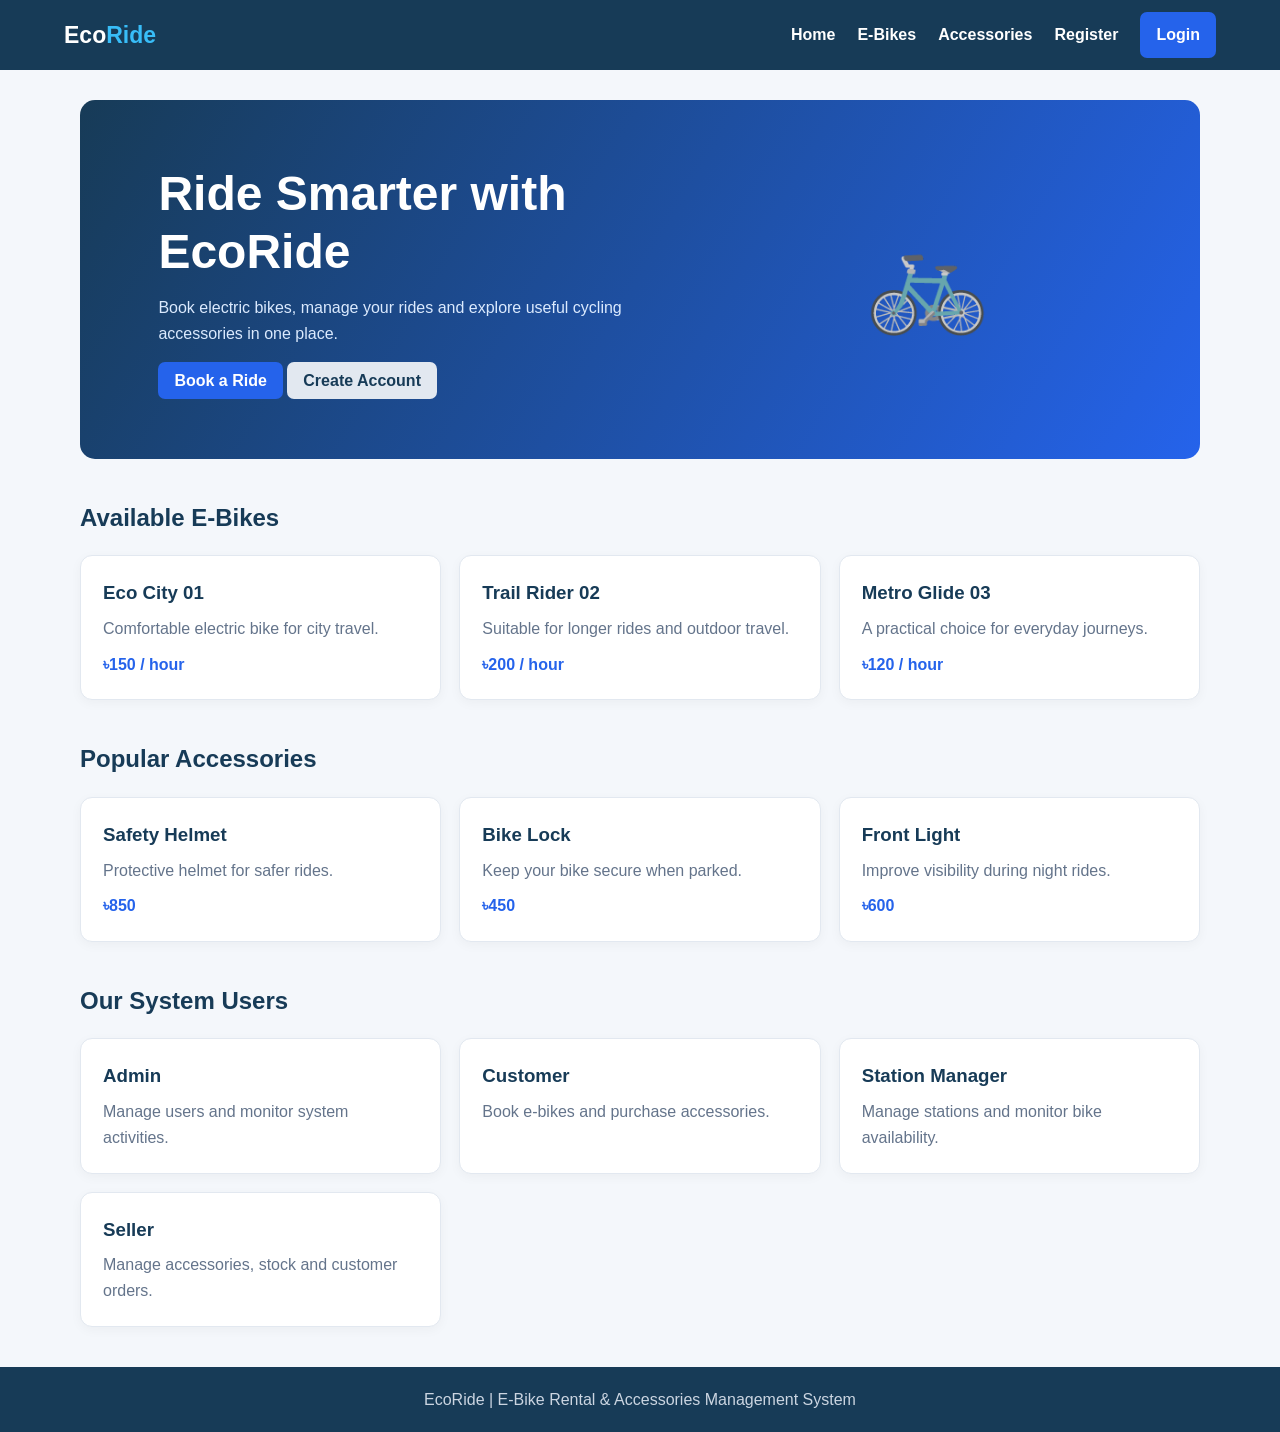
<file: index.html>
<!DOCTYPE html>
<html lang="en">
<head>
    <meta charset="UTF-8">
    <meta name="viewport" content="width=device-width, initial-scale=1.0">
    <title>E-Bike Rental & Accessories Management System</title>
    <link rel="stylesheet" href="css/style.css">
</head>
<body>

<header class="site-header">
    <a href="index.html" class="logo">Eco<span>Ride</span></a>

    <nav class="nav-links">
        <a href="index.html">Home</a>
        <a href="#bikes">E-Bikes</a>
        <a href="#accessories">Accessories</a>
        <a href="register.html">Register</a>
        <a href="login.html" class="btn">Login</a>
    </nav>
</header>

<main class="container">

    <section class="hero">
        <div>
            <h1>Ride Smarter with EcoRide</h1>

            <p>
                Book electric bikes, manage your rides and
                explore useful cycling accessories in one place.
            </p>

            <a href="login.html" class="btn">Book a Ride</a>
            <a href="register.html" class="btn btn-secondary">
                Create Account
            </a>
        </div>

        <div class="hero-icon">🚲</div>
    </section>

    <section class="section" id="bikes">
        <h2>Available E-Bikes</h2>

        <div class="grid">
            <div class="card">
                <h3>Eco City 01</h3>
                <p>Comfortable electric bike for city travel.</p>
                <div class="price">৳150 / hour</div>
            </div>

            <div class="card">
                <h3>Trail Rider 02</h3>
                <p>Suitable for longer rides and outdoor travel.</p>
                <div class="price">৳200 / hour</div>
            </div>

            <div class="card">
                <h3>Metro Glide 03</h3>
                <p>A practical choice for everyday journeys.</p>
                <div class="price">৳120 / hour</div>
            </div>
        </div>
    </section>

    <section class="section" id="accessories">
        <h2>Popular Accessories</h2>

        <div class="grid">
            <div class="card">
                <h3>Safety Helmet</h3>
                <p>Protective helmet for safer rides.</p>
                <div class="price">৳850</div>
            </div>

            <div class="card">
                <h3>Bike Lock</h3>
                <p>Keep your bike secure when parked.</p>
                <div class="price">৳450</div>
            </div>

            <div class="card">
                <h3>Front Light</h3>
                <p>Improve visibility during night rides.</p>
                <div class="price">৳600</div>
            </div>
        </div>
    </section>

    <section class="section">
        <h2>Our System Users</h2>

        <div class="grid">
            <div class="card">
                <h3>Admin</h3>
                <p>Manage users and monitor system activities.</p>
            </div>

            <div class="card">
                <h3>Customer</h3>
                <p>Book e-bikes and purchase accessories.</p>
            </div>

            <div class="card">
                <h3>Station Manager</h3>
                <p>Manage stations and monitor bike availability.</p>
            </div>

            <div class="card">
                <h3>Seller</h3>
                <p>Manage accessories, stock and customer orders.</p>
            </div>
        </div>
    </section>

</main>

<footer class="footer">
    EcoRide | E-Bike Rental & Accessories Management System
</footer>

<script src="js/data.js"></script>
<script src="js/common.js"></script>
<script src="js/home.js"></script>

</body>
</html>
</file>
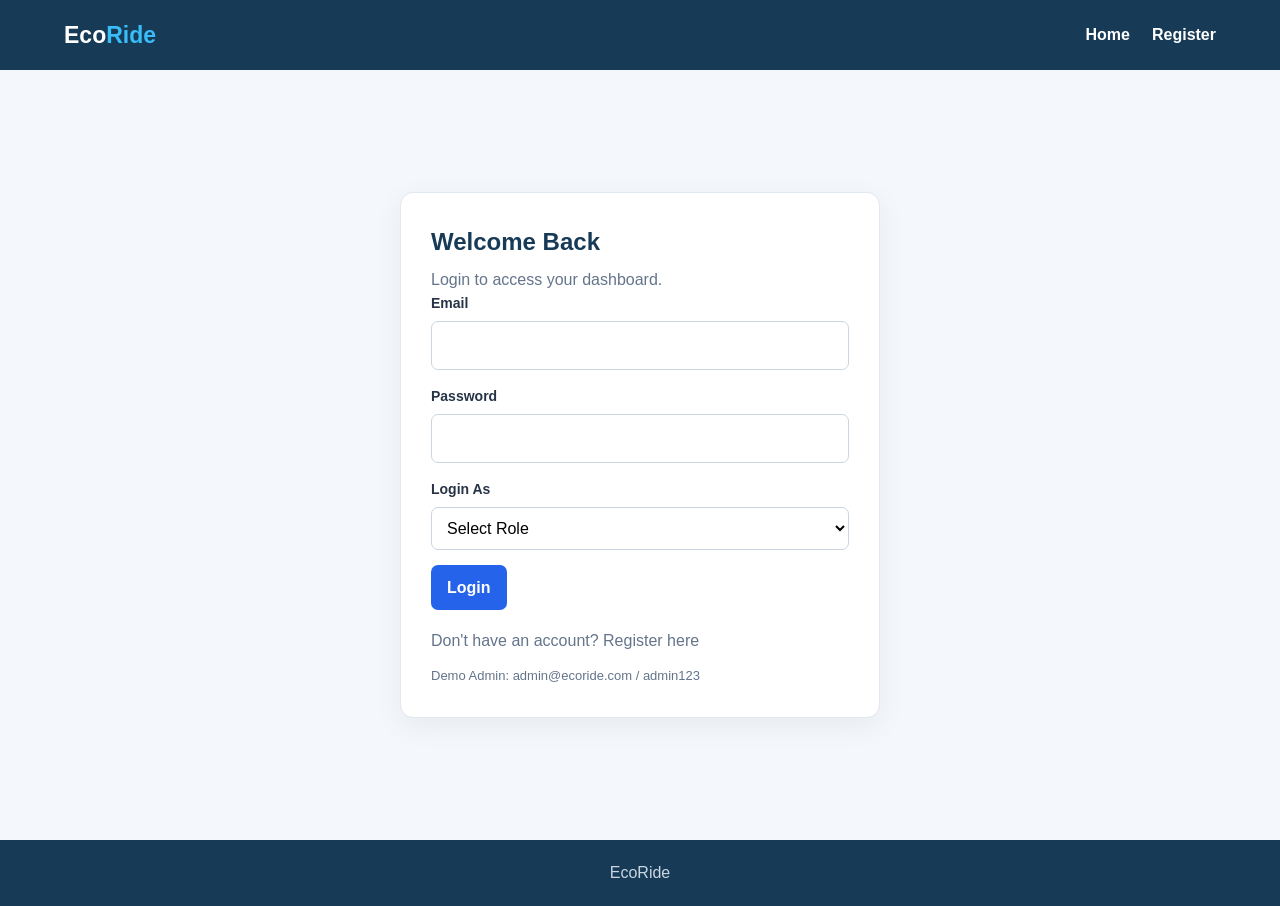
<file: admin.html>
<!DOCTYPE html>
<html lang="en">
<head>
    <meta charset="UTF-8">
    <meta name="viewport" content="width=device-width, initial-scale=1.0">
    <title>Admin Dashboard | EcoRide</title>
    <link rel="stylesheet" href="css/style.css">
</head>
<body>

<header class="site-header">
    <a href="index.html" class="logo">Eco<span>Ride</span></a>

    <nav class="nav-links">
        <span id="loggedUser"></span>
        <a href="#" id="logoutButton">Logout</a>
    </nav>
</header>

<div class="dashboard-layout">

    <aside class="sidebar">
        <h3>Admin Panel</h3>

        <button class="active" data-page="overview">
            Dashboard Overview
        </button>

        <button data-page="users">
            Manage Users
        </button>

        <button data-page="activity">
            Activity Log
        </button>

        <button data-page="rules">
            Rental Rules & Pricing
        </button>
    </aside>

    <main class="dashboard-content">
        <div id="dashboardContent"></div>
    </main>

</div>

<footer class="footer">EcoRide Admin Panel</footer>

<script src="js/data.js"></script>
<script src="js/common.js"></script>
<script src="js/admin.js"></script>

</body>
</html>
</file>
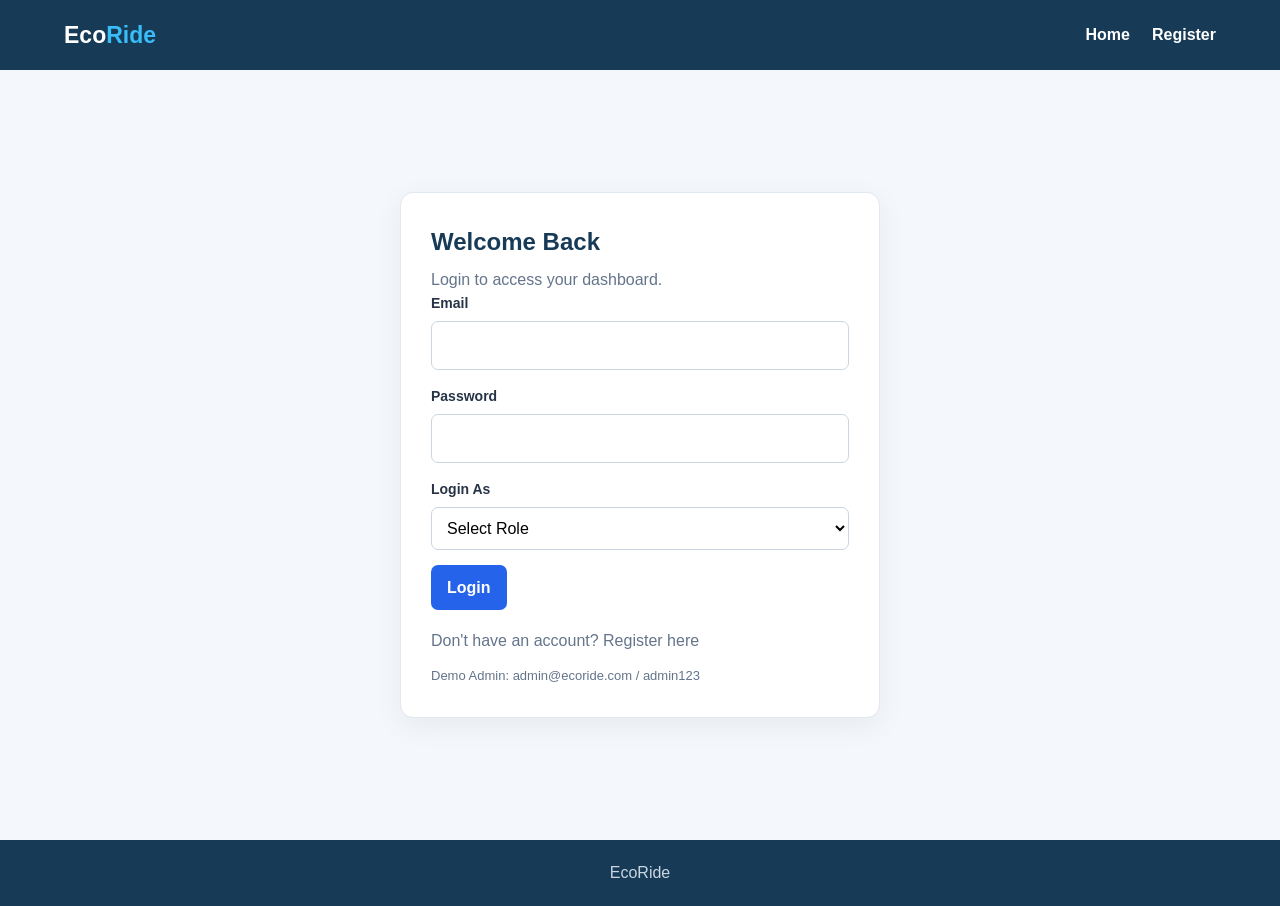
<file: customer.html>
<!DOCTYPE html>
<html lang="en">
<head>
    <meta charset="UTF-8">
    <meta name="viewport" content="width=device-width, initial-scale=1.0">
    <title>Customer Dashboard | EcoRide</title>
    <link rel="stylesheet" href="css/style.css">
</head>
<body>

<header class="site-header">
    <a href="index.html" class="logo">Eco<span>Ride</span></a>

    <nav class="nav-links">
        <span id="loggedUser"></span>
        <a href="#" id="logoutButton">Logout</a>
    </nav>
</header>

<div class="dashboard-layout">

    <aside class="sidebar">
        <h3>Customer Panel</h3>

        <button class="active" data-page="overview">
            Dashboard Overview
        </button>

        <button data-page="booking">
            E-Bike Booking
        </button>

        <button data-page="rides">
            Ride Management & Fare
        </button>

        <button data-page="accessories">
            Accessories Purchase
        </button>
    </aside>

    <main class="dashboard-content">
        <div id="dashboardContent"></div>
    </main>

</div>

<footer class="footer">EcoRide Customer Panel</footer>

<script src="js/data.js"></script>
<script src="js/common.js"></script>
<script src="js/customer.js"></script>

</body>
</html>
</file>
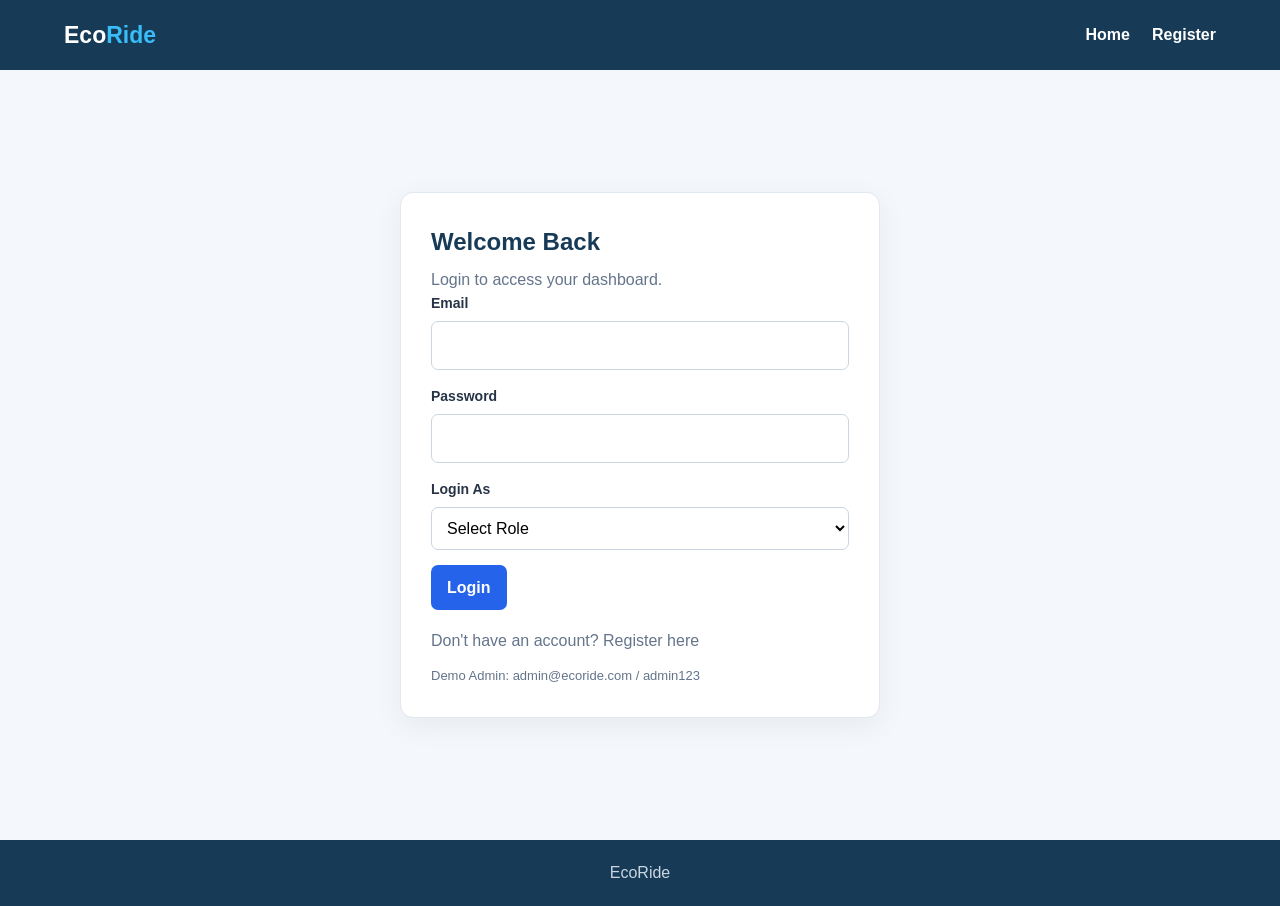
<file: login.html>
<!DOCTYPE html>
<html lang="en">
<head>
    <meta charset="UTF-8">
    <meta name="viewport" content="width=device-width, initial-scale=1.0">
    <title>Login | EcoRide</title>
    <link rel="stylesheet" href="css/style.css">
</head>
<body>

<header class="site-header">
    <a href="index.html" class="logo">Eco<span>Ride</span></a>
    <nav class="nav-links">
        <a href="index.html">Home</a>
        <a href="register.html">Register</a>
    </nav>
</header>

<main class="auth-wrapper">
    <section class="auth-card">

        <h1>Welcome Back</h1>
        <p class="muted">Login to access your dashboard.</p>

        <div id="formMessage"></div>

        <form id="loginForm">

            <div class="form-group">
                <label for="loginEmail">Email</label>
                <input type="email" id="loginEmail" required>
            </div>

            <div class="form-group">
                <label for="loginPassword">Password</label>
                <input type="password" id="loginPassword"
                       minlength="6" required>
            </div>

            <div class="form-group">
                <label for="loginRole">Login As</label>

                <select id="loginRole" required>
                    <option value="">Select Role</option>
                    <option value="admin">Admin</option>
                    <option value="customer">Customer</option>
                    <option value="manager">Station Manager</option>
                    <option value="seller">Seller</option>
                </select>
            </div>

            <button type="submit">Login</button>

        </form>

        <p class="muted" style="margin-top:18px;">
            Don't have an account?
            <a href="register.html">Register here</a>
        </p>

        <p class="muted" style="margin-top:12px;font-size:13px;">
            Demo Admin: admin@ecoride.com / admin123
        </p>

    </section>
</main>

<footer class="footer">EcoRide</footer>

<script src="js/data.js"></script>
<script src="js/common.js"></script>
<script src="js/login.js"></script>

</body>
</html>
</file>
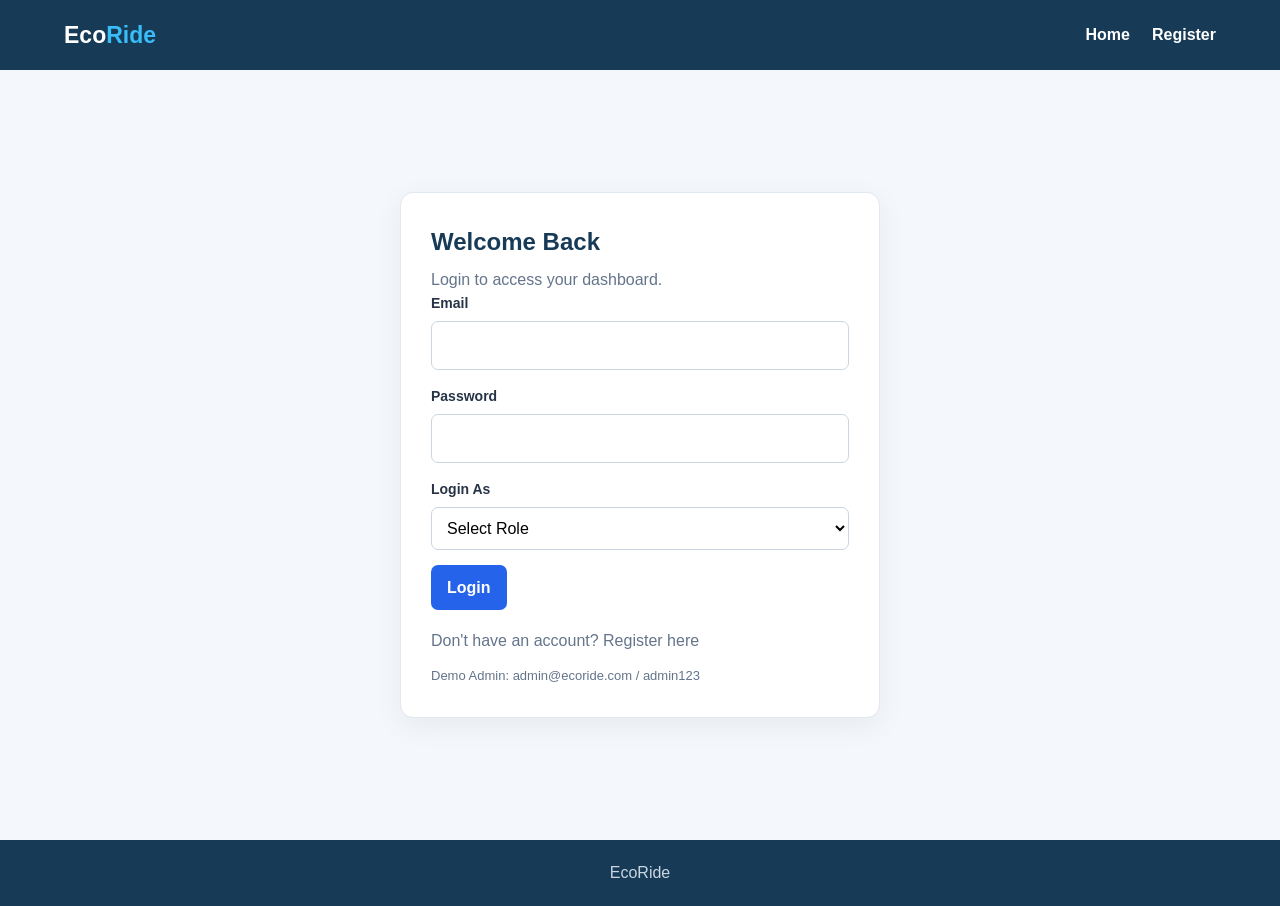
<file: manager.html>
<!DOCTYPE html>
<html lang="en">
<head>
    <meta charset="UTF-8">
    <meta name="viewport" content="width=device-width, initial-scale=1.0">
    <title>Station Manager Dashboard | EcoRide</title>
    <link rel="stylesheet" href="css/style.css">
</head>
<body>

<header class="site-header">
    <a href="index.html" class="logo">Eco<span>Ride</span></a>

    <nav class="nav-links">
        <span id="loggedUser"></span>
        <a href="#" id="logoutButton">Logout</a>
    </nav>
</header>

<div class="dashboard-layout">

    <aside class="sidebar">
        <h3>Station Manager Panel</h3>

        <button class="active" data-page="overview">
            Dashboard Overview
        </button>

        <button data-page="station">
            Station Information
        </button>

        <button data-page="bikes">
            Bike Status Management
        </button>

        <button data-page="availability">
            Station Availability
        </button>
    </aside>

    <main class="dashboard-content">
        <div id="dashboardContent"></div>
    </main>

</div>

<footer class="footer">EcoRide Station Manager Panel</footer>

<script src="js/data.js"></script>
<script src="js/common.js"></script>
<script src="js/manager.js"></script>

</body>
</html>
</file>
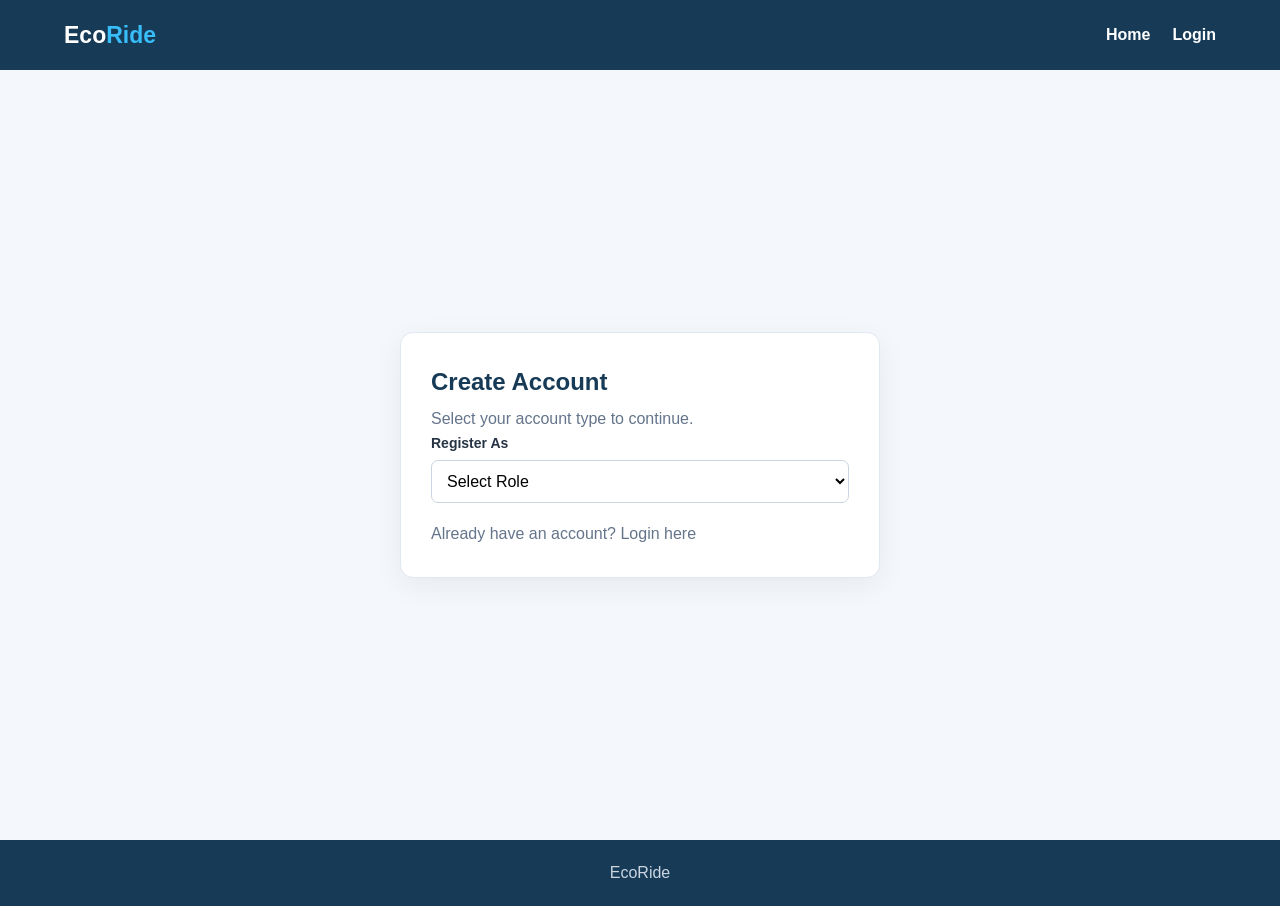
<file: register.html>
<!DOCTYPE html>
<html lang="en">
<head>
    <meta charset="UTF-8">
    <meta name="viewport" content="width=device-width, initial-scale=1.0">
    <title>Register | EcoRide</title>
    <link rel="stylesheet" href="css/style.css">
</head>
<body>

<header class="site-header">
    <a href="index.html" class="logo">Eco<span>Ride</span></a>

    <nav class="nav-links">
        <a href="index.html">Home</a>
        <a href="login.html">Login</a>
    </nav>
</header>

<main class="auth-wrapper">
    <section class="auth-card">

        <h1>Create Account</h1>
        <p class="muted">Select your account type to continue.</p>

        <div id="formMessage"></div>

        <form id="registerForm">

            <div class="form-group">
                <label for="registerRole">Register As</label>

                <select id="registerRole" required>
                    <option value="">Select Role</option>
                    <option value="customer">Customer</option>
                    <option value="manager">Station Manager</option>
                    <option value="seller">Seller</option>
                </select>
            </div>

            <div id="registrationFields"></div>

            <button type="submit" id="registerButton" hidden>
                Create Account
            </button>

        </form>

        <p class="muted" style="margin-top:18px;">
            Already have an account?
            <a href="login.html">Login here</a>
        </p>

    </section>
</main>

<footer class="footer">EcoRide</footer>

<script src="js/data.js"></script>
<script src="js/common.js"></script>
<script src="js/register.js"></script>

</body>
</html>
</file>
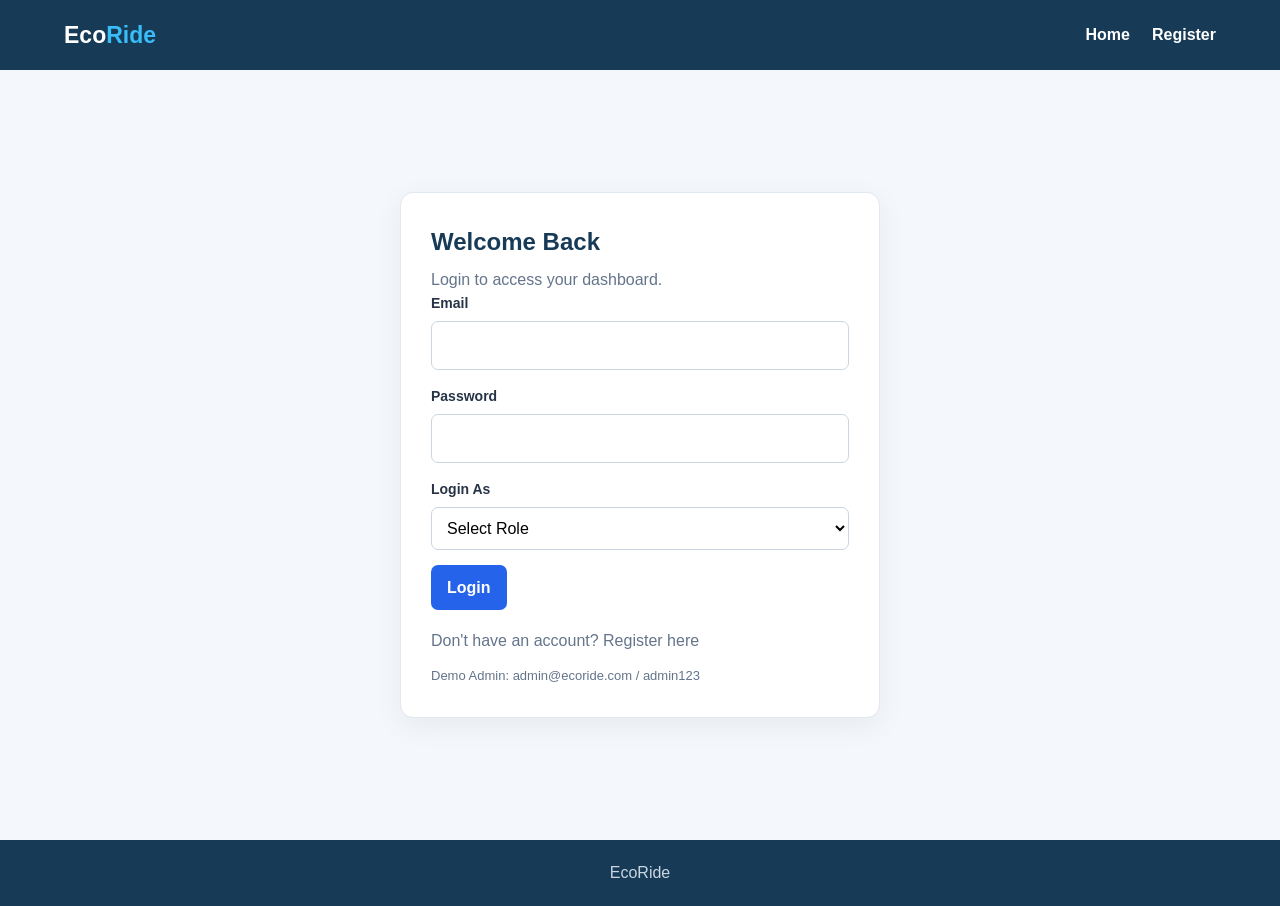
<file: seller.html>
<!DOCTYPE html>
<html lang="en">
<head>
    <meta charset="UTF-8">
    <meta name="viewport" content="width=device-width, initial-scale=1.0">
    <title>Seller Dashboard | EcoRide</title>
    <link rel="stylesheet" href="css/style.css">
</head>
<body>

<header class="site-header">
    <a href="index.html" class="logo">Eco<span>Ride</span></a>

    <nav class="nav-links">
        <span id="loggedUser"></span>
        <a href="#" id="logoutButton">Logout</a>
    </nav>
</header>

<div class="dashboard-layout">

    <aside class="sidebar">
        <h3>Seller Panel</h3>

        <button class="active" data-page="overview">
            Dashboard Overview
        </button>

        <button data-page="products">
            Product Listing
        </button>

        <button data-page="stock">
            Stock Management
        </button>

        <button data-page="orders">
            Customer Orders
        </button>
    </aside>

    <main class="dashboard-content">
        <div id="dashboardContent"></div>
    </main>

</div>

<footer class="footer">EcoRide Seller Panel</footer>

<script src="js/data.js"></script>
<script src="js/common.js"></script>
<script src="js/seller.js"></script>

</body>
</html>
</file>
<file: css/style.css>
/* =========================
   GENERAL
========================= */
* {
    margin: 0;
    padding: 0;
    box-sizing: border-box;
}

:root {
    --primary: #173b57;
    --secondary: #2563eb;
    --accent: #0ea5e9;
    --background: #f4f7fb;
    --white: #ffffff;
    --text: #263445;
    --muted: #64748b;
    --border: #e2e8f0;
    --success: #16a34a;
    --danger: #dc2626;
    --warning: #d97706;
}

body {
    font-family: Arial, Helvetica, sans-serif;
    background: var(--background);
    color: var(--text);
    line-height: 1.6;
}

a {
    text-decoration: none;
    color: inherit;
}

button,
input,
select,
textarea {
    font: inherit;
}

button,
.btn {
    border: none;
    padding: 10px 16px;
    border-radius: 7px;
    background: var(--secondary);
    color: white;
    cursor: pointer;
    font-weight: 600;
}

button:hover,
.btn:hover {
    opacity: 0.9;
}

.btn-secondary {
    background: #e2e8f0;
    color: var(--primary);
}

.btn-danger {
    background: var(--danger);
}

.btn-success {
    background: var(--success);
}

.btn-small {
    padding: 6px 10px;
    font-size: 12px;
}

/* =========================
   HEADER & NAVIGATION
========================= */
.site-header {
    background: var(--primary);
    color: white;
    min-height: 70px;
    padding: 12px 5%;
    display: flex;
    justify-content: space-between;
    align-items: center;
    gap: 20px;
    flex-wrap: wrap;
}

.logo {
    font-size: 23px;
    font-weight: bold;
}

.logo span {
    color: #38bdf8;
}

.nav-links {
    display: flex;
    align-items: center;
    gap: 22px;
    flex-wrap: wrap;
}

.nav-links a {
    color: white;
    font-weight: 600;
}

.nav-links a:hover {
    color: #7dd3fc;
}

/* =========================
   HOME PAGE
========================= */
.container {
    width: min(1120px, 92%);
    margin: 30px auto;
}

.hero {
    background: linear-gradient(120deg, #173b57, #2563eb);
    color: white;
    padding: 65px 7%;
    border-radius: 15px;
    display: grid;
    grid-template-columns: 1.4fr 1fr;
    align-items: center;
    gap: 30px;
}

.hero h1 {
    font-size: clamp(30px, 4vw, 48px);
    line-height: 1.2;
    margin-bottom: 15px;
}

.hero p {
    color: #dbeafe;
    margin-bottom: 22px;
}

.hero-icon {
    font-size: 100px;
    text-align: center;
}

.section {
    margin: 40px 0;
}

.section h2 {
    color: var(--primary);
    margin-bottom: 18px;
}

.grid {
    display: grid;
    grid-template-columns: repeat(3, 1fr);
    gap: 18px;
}

.card {
    background: white;
    padding: 22px;
    border: 1px solid var(--border);
    border-radius: 12px;
    box-shadow: 0 3px 12px rgba(0,0,0,0.04);
}

.card h3 {
    color: var(--primary);
    margin-bottom: 8px;
}

.card p {
    color: var(--muted);
}

.price {
    color: var(--secondary);
    font-weight: bold;
    margin-top: 10px;
}

/* =========================
   AUTHENTICATION
========================= */
.auth-wrapper {
    min-height: calc(100vh - 130px);
    display: flex;
    align-items: center;
    justify-content: center;
    padding: 30px 15px;
}

.auth-card {
    width: min(480px, 100%);
    background: white;
    padding: 30px;
    border-radius: 13px;
    border: 1px solid var(--border);
    box-shadow: 0 8px 30px rgba(0,0,0,0.06);
}

.auth-card h1 {
    color: var(--primary);
    margin-bottom: 5px;
}

.muted {
    color: var(--muted);
}

.form-group {
    margin-bottom: 15px;
}

.form-group label {
    display: block;
    font-weight: 600;
    margin-bottom: 6px;
    font-size: 14px;
}

.form-group input,
.form-group select,
.form-group textarea {
    width: 100%;
    padding: 11px;
    border: 1px solid #cbd5e1;
    border-radius: 7px;
    background: white;
}

.form-group textarea {
    min-height: 80px;
    resize: vertical;
}

.form-group input:focus,
.form-group select:focus,
.form-group textarea:focus {
    outline: 2px solid #bfdbfe;
    border-color: var(--secondary);
}

.form-grid {
    display: grid;
    grid-template-columns: repeat(2, 1fr);
    gap: 14px;
}

.full-width {
    grid-column: 1 / -1;
}

/* =========================
   DASHBOARD LAYOUT
========================= */
.dashboard-layout {
    display: flex;
    min-height: calc(100vh - 70px);
}

.sidebar {
    width: 250px;
    background: #173b57;
    color: white;
    padding: 22px 14px;
    flex-shrink: 0;
}

.sidebar h3 {
    padding: 0 12px;
    margin-bottom: 20px;
    font-size: 18px;
}

.sidebar button {
    display: block;
    width: 100%;
    text-align: left;
    margin: 5px 0;
    padding: 12px;
    background: transparent;
    color: #e2e8f0;
    border-radius: 7px;
    font-weight: 500;
}

.sidebar button:hover,
.sidebar button.active {
    background: #2563eb;
    color: white;
}

.dashboard-content {
    flex: 1;
    min-width: 0;
    padding: 28px;
}

.dashboard-heading {
    display: flex;
    justify-content: space-between;
    align-items: center;
    flex-wrap: wrap;
    gap: 15px;
    margin-bottom: 25px;
}

.dashboard-heading h1 {
    color: var(--primary);
}

.dashboard-cards {
    display: grid;
    grid-template-columns: repeat(4, 1fr);
    gap: 16px;
    margin-bottom: 25px;
}

.stat-card {
    background: white;
    padding: 20px;
    border-radius: 11px;
    border: 1px solid var(--border);
}

.stat-card h2 {
    color: var(--secondary);
    font-size: 27px;
}

.stat-card p {
    color: var(--muted);
    font-size: 14px;
}

/* =========================
   FEATURE PAGE / PANEL
========================= */
.content-panel {
    background: white;
    border: 1px solid var(--border);
    border-radius: 11px;
    padding: 22px;
    margin-bottom: 22px;
}

.content-panel h2 {
    color: var(--primary);
    margin-bottom: 15px;
}

.panel-heading {
    display: flex;
    justify-content: space-between;
    align-items: center;
    gap: 12px;
    flex-wrap: wrap;
    margin-bottom: 18px;
}

.toolbar {
    display: flex;
    gap: 10px;
    flex-wrap: wrap;
    margin-bottom: 15px;
}

.toolbar input {
    width: min(330px, 100%);
    padding: 10px;
    border: 1px solid var(--border);
    border-radius: 7px;
}

/* =========================
   TABLE
========================= */
.table-wrapper {
    overflow-x: auto;
}

table {
    width: 100%;
    border-collapse: collapse;
    min-width: 600px;
}

th,
td {
    padding: 12px;
    text-align: left;
    border-bottom: 1px solid var(--border);
    font-size: 14px;
}

th {
    background: #f1f5f9;
    color: var(--primary);
}

.empty-row {
    text-align: center;
    color: var(--muted);
    padding: 25px;
}

.action-buttons {
    display: flex;
    gap: 6px;
}

/* =========================
   STATUS / MESSAGE
========================= */
.badge {
    display: inline-block;
    padding: 4px 10px;
    border-radius: 20px;
    font-size: 12px;
    font-weight: bold;
    background: #dbeafe;
    color: #1e40af;
}

.notice {
    padding: 12px;
    border-radius: 7px;
    margin: 12px 0;
    background: #eff6ff;
    color: #1e40af;
}

.notice.success {
    background: #dcfce7;
    color: #166534;
}

.notice.error {
    background: #fee2e2;
    color: #991b1b;
}

/* =========================
   FOOTER
========================= */
.footer {
    background: var(--primary);
    color: #cbd5e1;
    text-align: center;
    padding: 20px;
}

/* =========================
   RESPONSIVE
========================= */
@media (max-width: 900px) {
    .dashboard-cards {
        grid-template-columns: repeat(2, 1fr);
    }

    .sidebar {
        width: 215px;
    }
}

@media (max-width: 650px) {
    .hero {
        grid-template-columns: 1fr;
        padding: 35px 25px;
    }

    .hero-icon {
        display: none;
    }

    .grid {
        grid-template-columns: 1fr;
    }

    .dashboard-layout {
        display: block;
    }

    .sidebar {
        width: 100%;
        padding: 12px;
    }

    .sidebar button {
        display: inline-block;
        width: auto;
        margin: 3px;
    }

    .dashboard-content {
        padding: 18px 12px;
    }

    .dashboard-cards {
        grid-template-columns: 1fr 1fr;
    }

    .form-grid {
        grid-template-columns: 1fr;
    }

    .full-width {
        grid-column: auto;
    }
}
</file>
